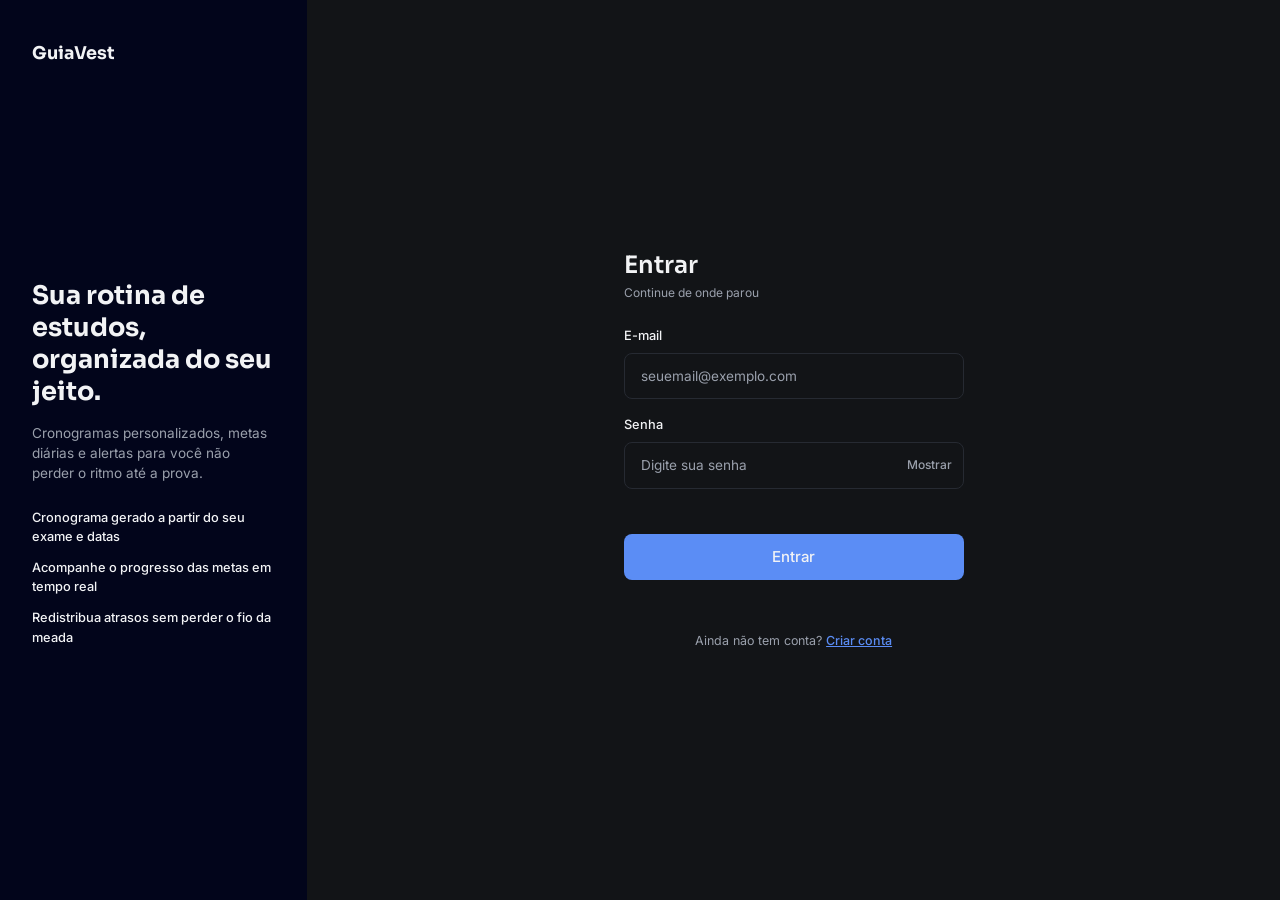
<file: frontend/login.html>
<!DOCTYPE html>
<html lang="pt-BR">
<head>
<meta charset="UTF-8">
<meta name="viewport" content="width=device-width, initial-scale=1">
<title>GuiaVest - Login</title>
<link rel="stylesheet" href="src/css/base.css">
<link rel="stylesheet" href="src/css/acesso.css">
<link rel="stylesheet" href="src/css/login.css">
</head>
<body>
  <main class="janela">
    <aside class="lateral">
      <div class="logo">GuiaVest</div>
      <div>
        <h1>Sua rotina de estudos, organizada do seu jeito.</h1>
        <p>Cronogramas personalizados, metas diárias e alertas para você não perder o ritmo até a prova.</p>
        <ul>
          <li>Cronograma gerado a partir do seu exame e datas</li>
          <li>Acompanhe o progresso das metas em tempo real</li>
          <li>Redistribua atrasos sem perder o fio da meada</li>
        </ul>
      </div>
      <div class="rodape"></div>
    </aside>

    <section class="formulario">
      <div class="caixa">

        <form id="form-login" class="ativo" novalidate>
          <h2>Entrar</h2>
          <p class="sub">Continue de onde parou</p>

          <label for="l-email">E-mail</label>
          <input id="l-email" type="email" placeholder="seuemail@exemplo.com" autocomplete="email" required>

          <label for="l-senha">Senha</label>
          <div class="senha">
            <input id="l-senha" type="password" placeholder="Digite sua senha" autocomplete="current-password" required>
            <button type="button" class="mostrar-senha" aria-label="Mostrar senha">Mostrar</button>
          </div>

          <p class="erro" id="l-erro" role="alert"></p>
          <button class="principal" type="submit">Entrar</button>
          <p class="sucesso" id="l-ok"></p>

          <p class="troca">Ainda não tem conta? <button type="button" data-pagina="pages/cadastro.html">Criar conta</button></p>
        </form>

      </div>
    </section>
  </main>
<script src="src/js/auth.js"></script>
<script src="src/js/navegacao.js"></script>
<script src="src/js/login.js"></script>
</body>
</html>
</file>
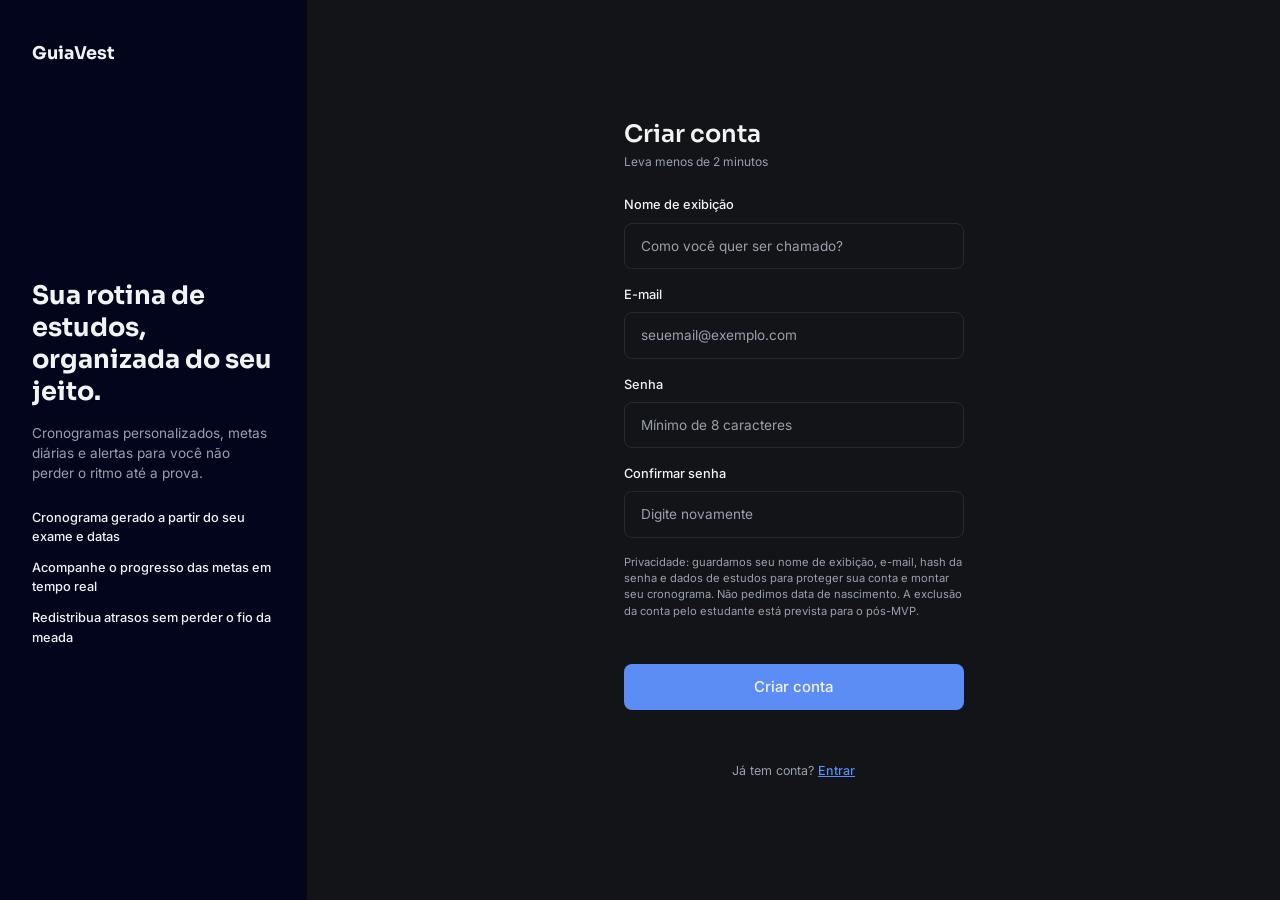
<file: frontend/pages/cadastro.html>
<!DOCTYPE html>
<html lang="pt-BR">
<head>
<meta charset="UTF-8">
<meta name="viewport" content="width=device-width, initial-scale=1">
<title>GuiaVest - Cadastro</title>
<link rel="stylesheet" href="../src/css/base.css">
<link rel="stylesheet" href="../src/css/acesso.css">
</head>
<body>
  <main class="janela">
    <aside class="lateral">
      <div class="logo">GuiaVest</div>
      <div>
        <h1>Sua rotina de estudos, organizada do seu jeito.</h1>
        <p>Cronogramas personalizados, metas diárias e alertas para você não perder o ritmo até a prova.</p>
        <ul>
          <li>Cronograma gerado a partir do seu exame e datas</li>
          <li>Acompanhe o progresso das metas em tempo real</li>
          <li>Redistribua atrasos sem perder o fio da meada</li>
        </ul>
      </div>
      <div class="rodape"></div>
    </aside>

    <section class="formulario">
      <div class="caixa">

        <form id="form-cadastro" class="ativo" novalidate>
          <h2>Criar conta</h2>
          <p class="sub">Leva menos de 2 minutos</p>

          <label for="c-nome">Nome de exibição</label>
          <input id="c-nome" type="text" placeholder="Como você quer ser chamado?" autocomplete="nickname" required>

          <label for="c-email">E-mail</label>
          <input id="c-email" type="email" placeholder="seuemail@exemplo.com" autocomplete="email" required>

          <label for="c-senha">Senha</label>
          <input id="c-senha" type="password" placeholder="Mínimo de 8 caracteres" autocomplete="new-password" required>

          <label for="c-conf">Confirmar senha</label>
          <input id="c-conf" type="password" placeholder="Digite novamente" autocomplete="new-password" required>

          <p class="privacidade">
            Privacidade: guardamos seu nome de exibição, e-mail, hash da senha e dados de estudos
            para proteger sua conta e montar seu cronograma. Não pedimos data de nascimento.
            A exclusão da conta pelo estudante está prevista para o pós-MVP.
          </p>

          <p class="erro" id="c-erro" role="alert"></p>
          <button class="principal" type="submit">Criar conta</button>
          <p class="sucesso" id="c-ok"></p>

          <p class="troca">Já tem conta? <button type="button" data-pagina="../login.html">Entrar</button></p>
        </form>

      </div>
    </section>
  </main>

<script src="../src/js/auth.js"></script>
<script src="../src/js/navegacao.js"></script>
<script src="../src/js/cadastro.js"></script>
</body>
</html>
</file>
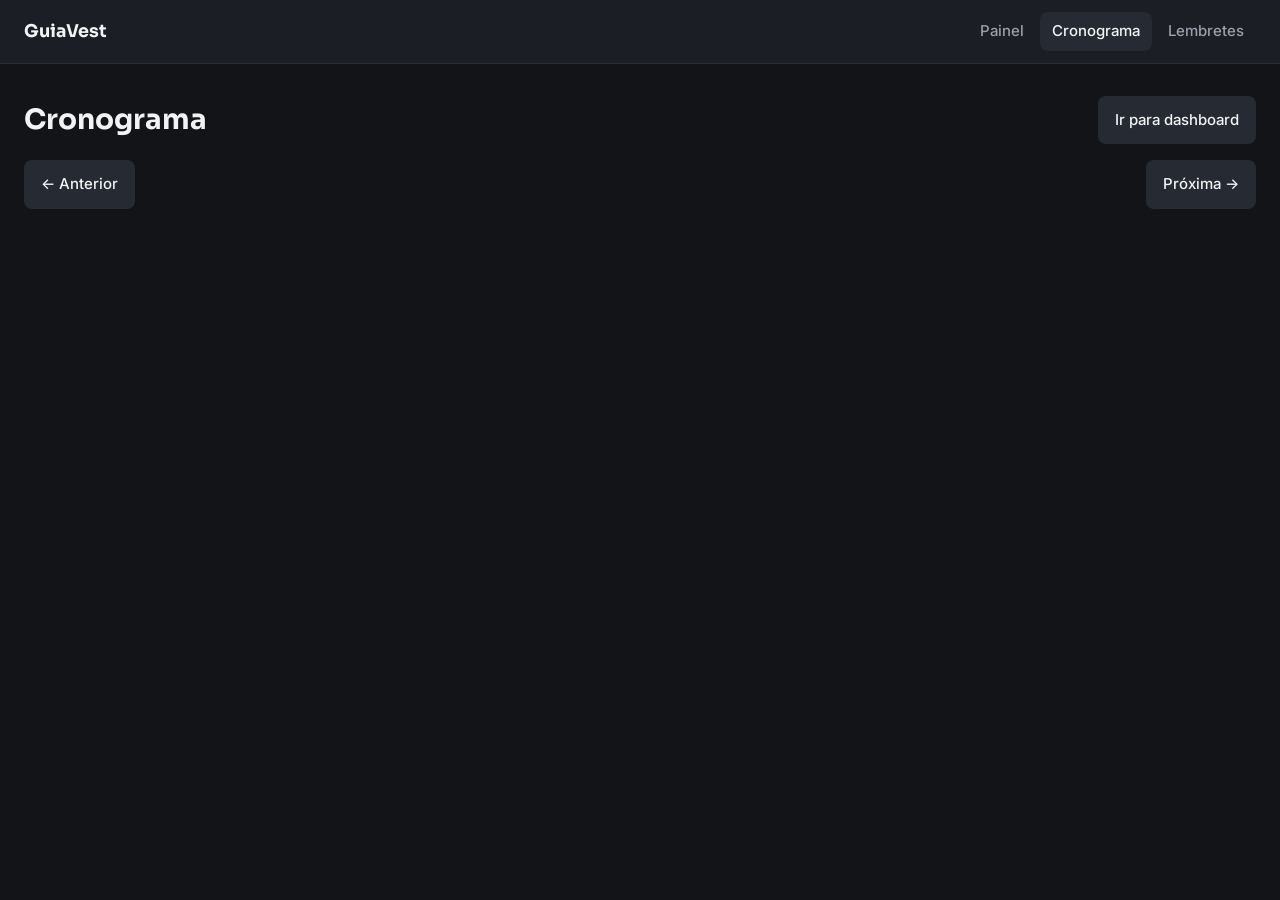
<file: frontend/pages/cronograma.html>
<!--Autor: Felipe Augusto dos Santos Silva RA: 25003353-->
<!DOCTYPE html>
<html lang="pt-BR">
<head>
    <meta charset="UTF-8">
    <meta name="viewport" content="width=device-width, initial-scale=1.0, viewport-fit=cover">
    <title>GuiaVest - Cronograma</title>
    <link rel="stylesheet" href="../src/css/base.css">
    <link rel="stylesheet" href="../src/css/layout.css">
    <link rel="stylesheet" href="../src/css/cronograma.css">
</head>
<body>
    <header class="topo">
        <div class="logo">GuiaVest</div>
        <nav class="menu" aria-label="Navegação principal">
            <button type="button" data-pagina="dashboard.html">Painel</button>
            <button type="button" data-pagina="cronograma.html" aria-current="page">Cronograma</button>
            <button type="button" data-pagina="lembretes.html">Lembretes</button>
        </nav>
    </header>

    <main class="conteudo cronograma">
        <div class="cronograma-cabecalho">
            <h1>Cronograma</h1>
            <button type="button" class="botao" data-pagina="dashboard.html">Ir para dashboard</button>
        </div>
        <section aria-labelledby="cronograma-periodo">
            <div class="cronograma-navegacao">
                <button type="button" class="botao" id="semana-anterior">← Anterior</button>

                <h2 id="cronograma-periodo" aria-live="polite"></h2>
                
                <button type="button" class="botao" id="semana-proxima">Próxima →</button>
            </div>
            <div class="cronograma-retorno">
                <p id="cronograma-mensagem" role="status"></p>

                <button type="button" class="botao" id="gerar-cronograma" hidden>Gerar cronograma</button>

                <button type="button" class="botao" id="recarregar-cronograma" hidden>Tentar novamente</button>
            </div>
            <div class="cronograma-semana" id="cronograma-semana" hidden></div>
        </section>
    </main>

    <script src="../src/js/navegacao.js"></script>
    <script src="../src/js/auth.js"></script>
    <script src="../src/js/lembretes-global.js"></script>
    <script src="../src/js/cronograma.js"></script>
</body>
</html>
</file>
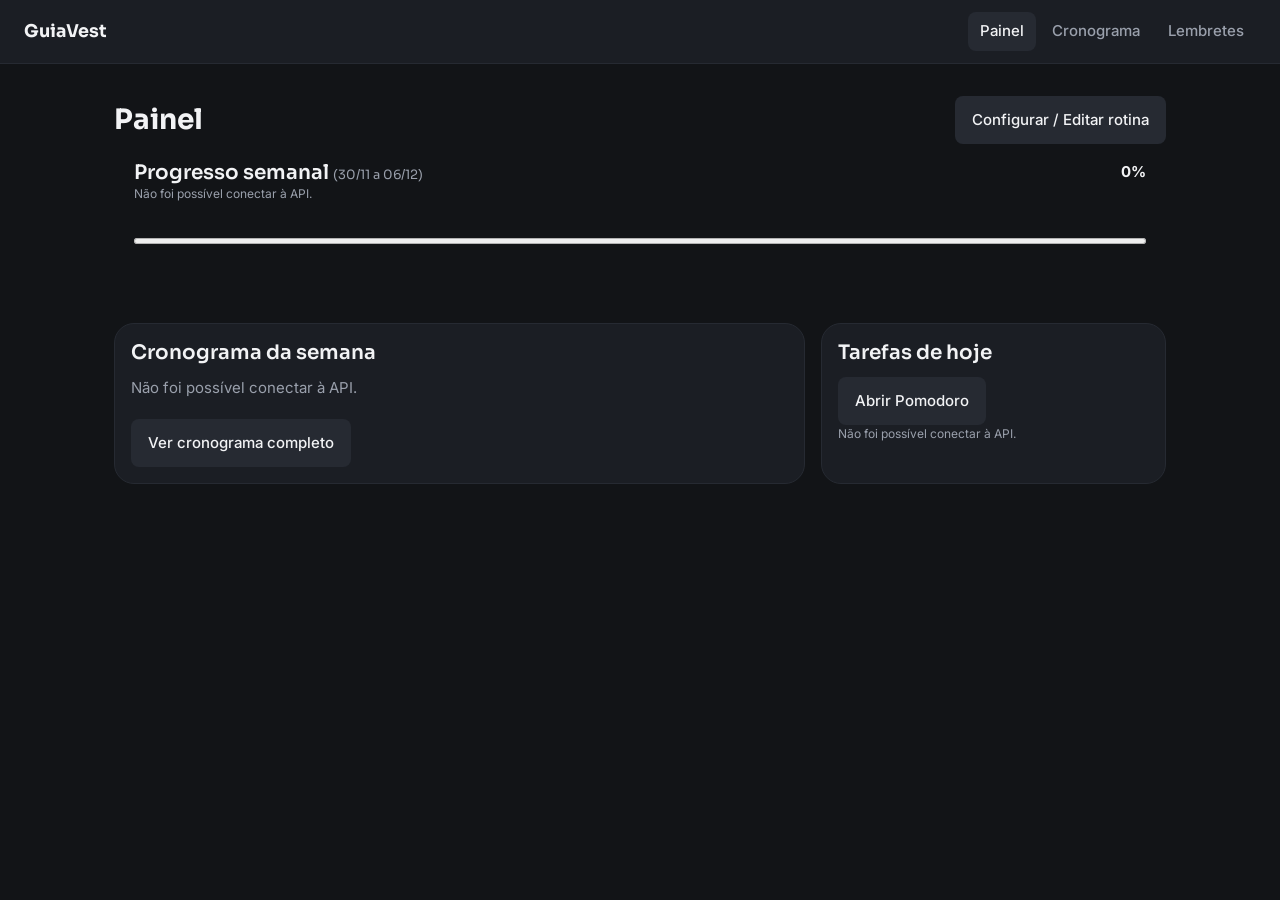
<file: frontend/pages/dashboard.html>
<!DOCTYPE html>
<html lang="pt-BR">
<head>
    <meta charset="UTF-8">
    <meta name="viewport" content="width=device-width, initial-scale=1.0, viewport-fit=cover">
    <title>GuiaVest - Dashboard</title>
    <link rel="stylesheet" href="../src/css/base.css">
    <link rel="stylesheet" href="../src/css/layout.css">
    <link rel="stylesheet" href="../src/css/dashboard.css">
</head>
<body>
    <header class="topo">
        <div class="logo">GuiaVest</div>
        <nav class="menu" aria-label="Navegação principal">
            <button type="button" data-pagina="dashboard.html" aria-current="page">Painel</button>
            <button type="button" data-pagina="cronograma.html">Cronograma</button>
            <button type="button" data-pagina="lembretes.html">Lembretes</button>
        </nav>
    </header>
    <main class="conteudo">
        <div class="painel-cabecalho">
            <h1>Painel</h1>
            <button type="button" class="botao" data-pagina="rotina.html">
                Configurar / Editar rotina
            </button>
        </div>
        <section class="painel-progresso" id="progresso-painel" aria-labelledby="titulo-progresso">
            <div class="painel-progresso-topo">
                <h2 id="titulo-progresso">Progresso semanal <span id="progresso-periodo"></span></h2>
                <span id="progresso-percentual" class="painel-progresso-percentual">0%
                </span>
            </div>
            <p id="progresso-status" class="legenda" role="status"></p>
            <progress id="progresso-barra" class="painel-progresso-barra" value="0" max="100">0%</progress>
            <p id="progresso-tarefas" class="legenda"></p>
            <p id="progresso-horas" class="legenda"></p>
        </section>
        <div class="painel-estudos">
            <section class="painel-semana" aria-labelledby="titulo-semana">
                <h2 id="titulo-semana">Cronograma da semana</h2>
                <p id="semana-status" role="status"></p>

                <div class="painel-semana-rolagem" id="semana-rolagem"
                     role="region" aria-labelledby="titulo-semana"
                     tabindex="0" hidden>
                    <div class="painel-semana-dias" id="semana-dias"></div>
                </div>

                <div id="semana-legenda" hidden>
                    <p class="painel-semana-instrucao">Clique em um bloco para marcar ou desmarcar a conclusão.</p>
                    <ul class="painel-semana-legenda">
                        <li><span class="painel-semana-marca concluido"></span> Concluído</li>
                        <li><span class="painel-semana-marca atrasado"></span> Atrasado</li>
                        <li><span class="painel-semana-marca pendente"></span> Pendente</li>
                    </ul>
                </div>

                <p class="painel-proximo-estudo" id="proximo-estudo" hidden>
                    <strong>Próximo estudo</strong>
                    <span id="proximo-estudo-detalhes"></span>
                </p>

                <button type="button" class="botao" data-pagina="cronograma.html">   
                    Ver cronograma completo
                </button>
            </section>

            <section class="painel-tarefas" aria-labelledby="titulo-tarefas">
                <h2 id="titulo-tarefas">Tarefas de hoje</h2>
                <button type="button" class="botao" data-pagina="pomodoro.html">
                    Abrir Pomodoro
                </button>
                <p id="tarefas-status" class="legenda" role="status"></p>
                <ul id="tarefas-lista" class="painel-tarefas-lista"></ul>
            </section>
        </div>
    </main>

    <script src="../src/js/navegacao.js"></script>
    <script src="../src/js/auth.js"></script>
    <script src="../src/js/dashboard.js"></script>
</body>
</html>
</file>
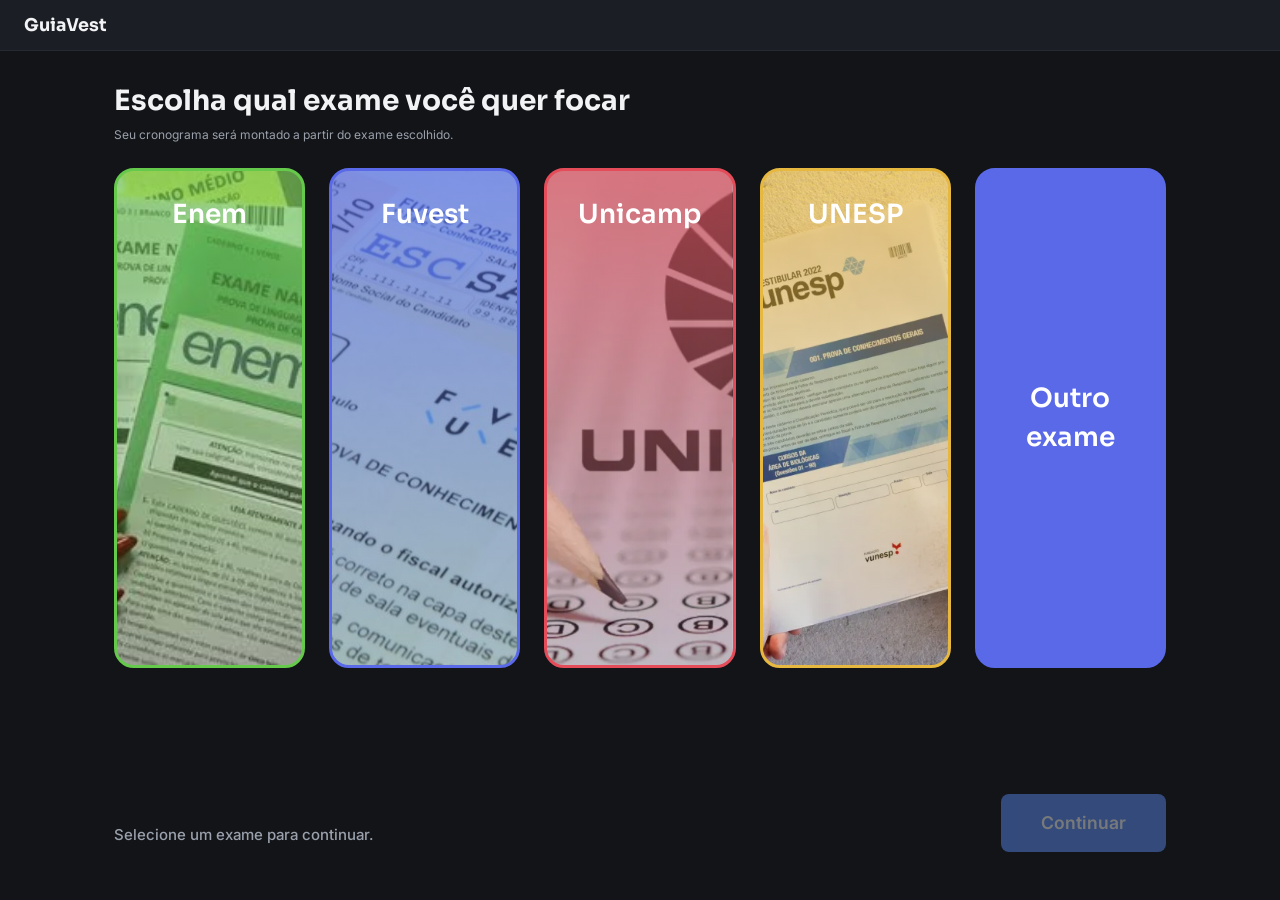
<file: frontend/pages/escolha-exame.html>
<!DOCTYPE html>
<html lang="pt-BR">
<head>
    <meta charset="UTF-8">
    <meta name="viewport" content="width=device-width, initial-scale=1.0, viewport-fit=cover">
    <title>GuiaVest - Escolha de exames</title>
    <link rel="stylesheet" href="../src/css/base.css">
    <link rel="stylesheet" href="../src/css/layout.css">
    <link rel="stylesheet" href="../src/css/escolha-exame.css">
</head>
<body>
    <header class="topo">
        <div class="logo">GuiaVest</div>
    </header>

    <main class="conteudo">
        <h1>Escolha qual exame você quer focar</h1>
        <p class="legenda">Seu cronograma será montado a partir do exame escolhido.</p>
        <div class="grade">
            <button type="button" data-exame="enem" class="button-exam enem" aria-pressed="false">Enem</button>
            <button type="button" data-exame="fuvest" class="button-exam fuvest" aria-pressed="false">Fuvest</button>
            <button type="button" data-exame="unicamp" class="button-exam unicamp" aria-pressed="false">Unicamp</button>
            <button type="button" data-exame="unesp" class="button-exam unesp" aria-pressed="false">UNESP</button>
            <button type="button" data-exame="outros" class="button-exam outros" aria-pressed="false">Outro exame</button>
        </div>

        <div class="acoes-exame">
            <p id="mensagem-selecao" aria-live="polite"></p>
            <button type="button" id="btn-continuar" class="btn-continuar" disabled>Continuar</button>
        </div>
        
    </main>

    <script src="../src/js/auth.js"></script>
    <script src="../src/js/lembretes-global.js"></script>
    <script src="../src/js/escolha-exame.js"></script>
</body>
</html>
</file>
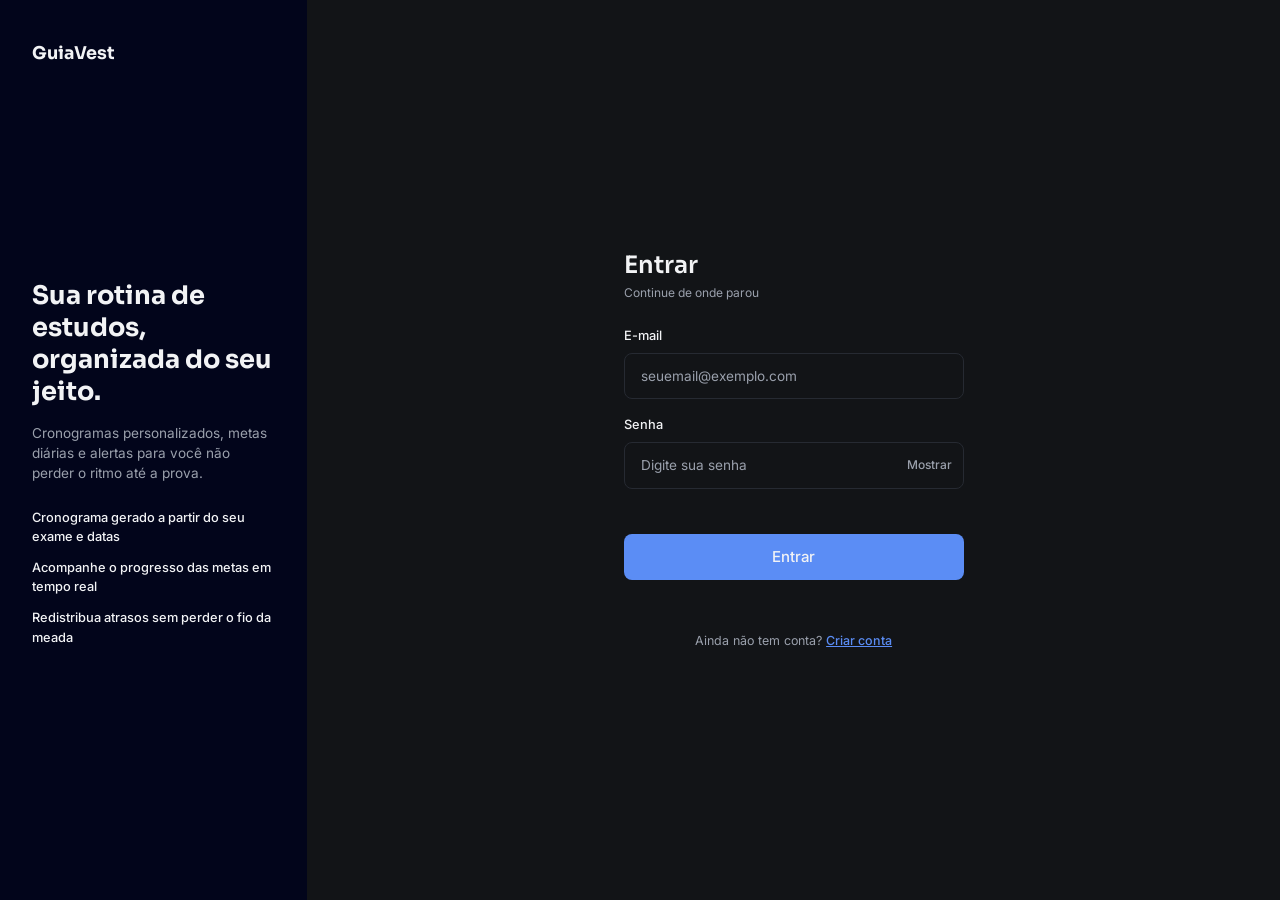
<file: frontend/pages/lembretes.html>
<!DOCTYPE html>
<html lang="pt-BR">
<head>
    <meta charset="UTF-8">
    <meta name="viewport" content="width=device-width, initial-scale=1.0, viewport-fit=cover">
    <title>GuiaVest - Lembretes</title>
    <link rel="stylesheet" href="../src/css/base.css">
    <link rel="stylesheet" href="../src/css/layout.css">
    <link rel="stylesheet" href="../src/css/lembretes.css">
</head>
<body>
    <header class="topo">
        <div class="logo">GuiaVest</div>
        <nav class="menu" aria-label="Navegação principal">
            <button type="button" data-pagina="dashboard.html">Painel</button>
            <button type="button" data-pagina="cronograma.html">Cronograma</button>
            <button type="button" data-pagina="lembretes.html" aria-current="page">Lembretes</button>
        </nav>
    </header>

    <main class="conteudo">
        <h1>Lembretes</h1>
        <section class="lembretes-opcoes" aria-label="Preferências de lembretes">
            <div class="lembrete-opcao">
                <label class="lembrete-opcao-controle" for="lembretes-site-ativo">
                    <input type="checkbox" id="lembretes-site-ativo">
                    <strong>Lembretes do site</strong>
                </label>
                <p>Ative as notificações do navegador para receber avisos na hora dos
                    blocos: manhã às 05:00, tarde às 14:00 e noite às 18:00. O site
                    precisa estar aberto.</p>
                <small id="lembretes-site-status" role="status"></small>
            </div>
            <div class="lembrete-opcao">
                <label class="lembrete-opcao-controle" for="lembretes-email-ativo">
                    <input type="checkbox" id="lembretes-email-ativo">
                    <strong>Lembretes por e-mail</strong>
                </label>
                <p>Ative sua preferência para receber e-mails dos blocos programados.
                    Esta opção pode ser desativada sem alterar os lembretes do site.</p>
                <small id="lembretes-email-status" role="status"></small>
            </div>
        </section>
        <div class="grade">
            <button type="button" class="botao" data-pagina="dashboard.html">Voltar</button>
        </div>
    </main>

    <script src="../src/js/navegacao.js"></script>
    <script src="../src/js/auth.js"></script>
    <script src="../src/js/lembretes.js"></script>
    <script src="../src/js/lembretes-global.js"></script>
</body>
</html>
</file>
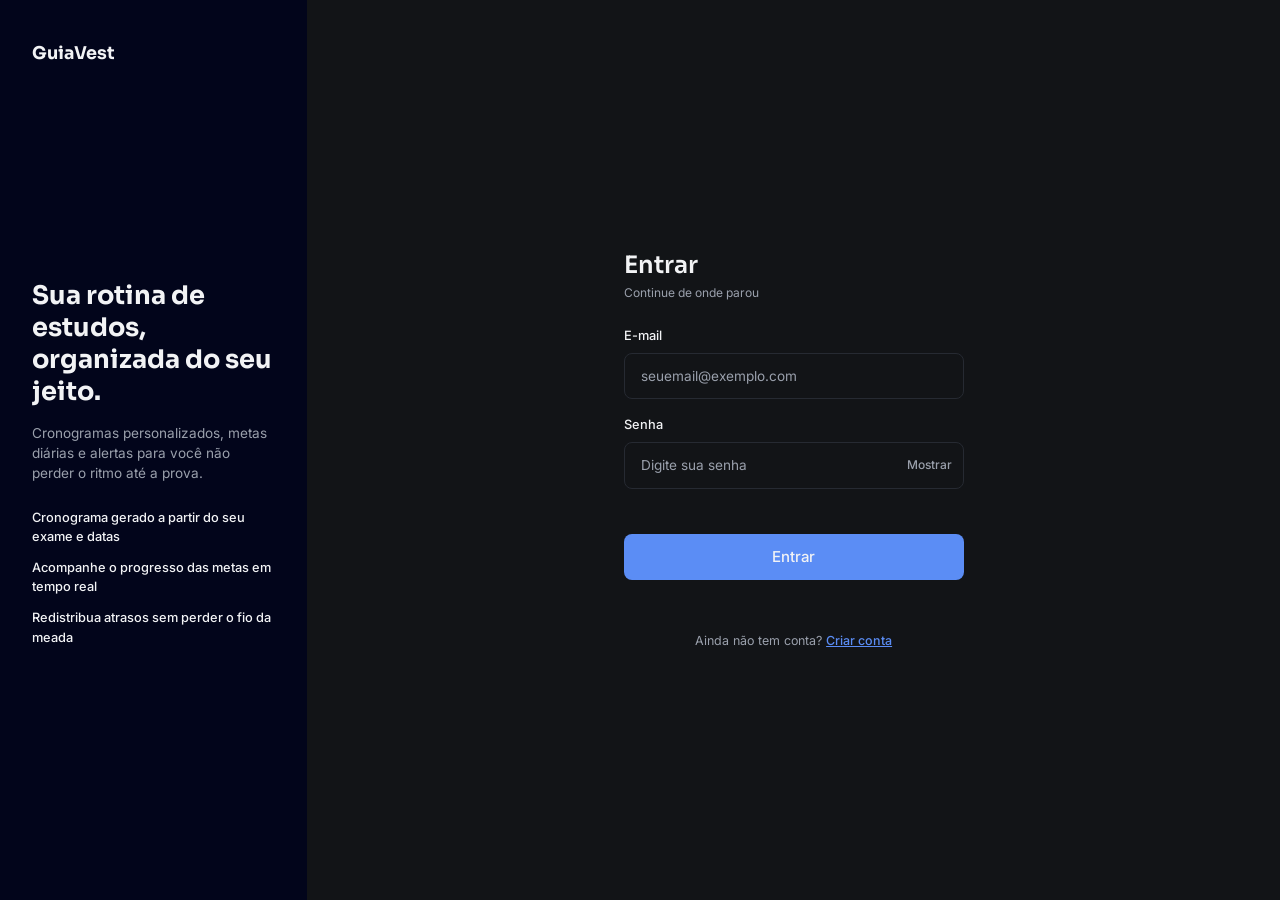
<file: frontend/pages/login.html>
<!DOCTYPE html>
<html lang="pt-BR">
<head>
<meta charset="UTF-8">
<meta name="viewport" content="width=device-width, initial-scale=1">
<title>GuiaVest - Login</title>
<link rel="stylesheet" href="../src/css/base.css">
<link rel="stylesheet" href="../src/css/acesso.css">
<link rel="stylesheet" href="../src/css/login.css">
</head>
<body>
  <main class="janela">
    <aside class="lateral">
      <div class="logo">GuiaVest</div>
      <div>
        <h1>Sua rotina de estudos, organizada do seu jeito.</h1>
        <p>Cronogramas personalizados, metas diárias e alertas para você não perder o ritmo até a prova.</p>
        <ul>
          <li>Cronograma gerado a partir do seu exame e datas</li>
          <li>Acompanhe o progresso das metas em tempo real</li>
          <li>Redistribua atrasos sem perder o fio da meada</li>
        </ul>
      </div>
      <div class="rodape"></div>
    </aside>

    <section class="formulario">
      <div class="caixa">
        <form id="form-login" class="ativo" novalidate>
          <h2>Entrar</h2>
          <p class="sub">Continue de onde parou</p>
          <label for="l-email">E-mail</label>
          <input id="l-email" type="email" placeholder="seuemail@exemplo.com" autocomplete="email" required>
          <label for="l-senha">Senha</label>
          <div class="senha">
            <input id="l-senha" type="password" placeholder="Digite sua senha" autocomplete="current-password" required>
            <button type="button" class="mostrar-senha" aria-label="Mostrar senha">Mostrar</button>
          </div>
          <p class="erro" id="l-erro" role="alert"></p>
          <button class="principal" type="submit">Entrar</button>
          <p class="sucesso" id="l-ok"></p>
          <p class="troca">Ainda não tem conta? <button type="button" data-pagina="cadastro.html">Criar conta</button></p>
        </form>
      </div>
    </section>
  </main>
<script src="../src/js/auth.js"></script>
<script src="../src/js/navegacao.js"></script>
<script src="../src/js/login.js"></script>
</body>
</html>
</file>
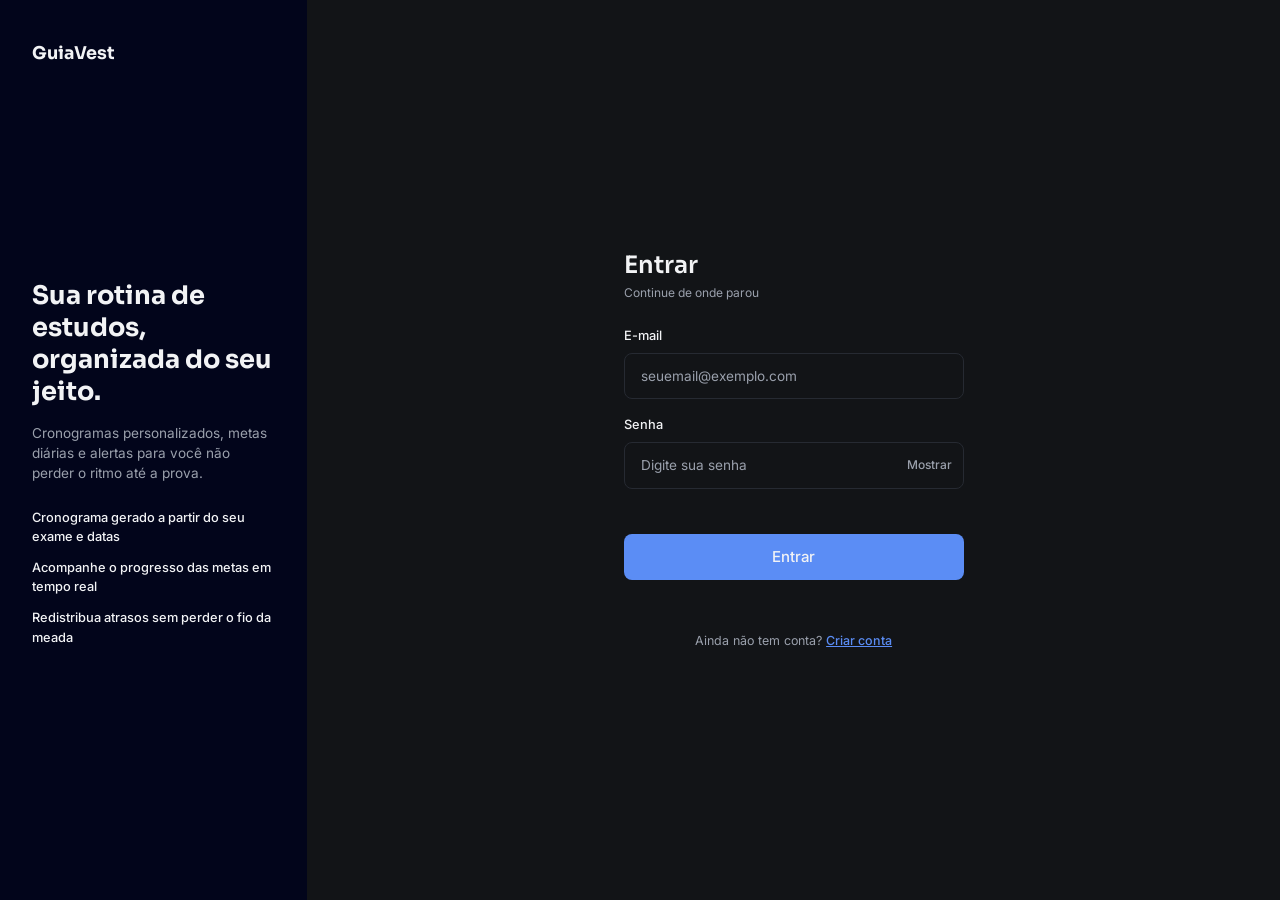
<file: frontend/pages/pomodoro.html>
<!--Autor: Felipe Augusto dos Santos Silva RA: 25003353-->
<!DOCTYPE html>
<html lang="pt-BR">
    <head>
        <meta charset="UTF-8">
        <meta name="viewport" content="width=device-width, initial-scale=1">
        <title>GuiaVest - Pomodoro</title>
        <link rel="stylesheet" href="../src/css/base.css">
        <link rel="stylesheet" href="../src/css/layout.css">
        <link rel="stylesheet" href="../src/css/pomodoro.css">
    </head>
    <body class="pomodoro" data-fase="foco">
        <header class="topo">
            <span class="logo">GuiaVest</span>
            <button type="button" class="botao" data-pagina="dashboard.html">
                Voltar ao painel
            </button>
        </header>

        <main class="conteudo pomodoro-conteudo">
            <section class="pomodoro-cartao" aria-labelledby="pomodoro-titulo">
                <h1 id="pomodoro-titulo" class="pomodoro-titulo">
                    <img src="../assets/imagens/tomate.png" width="36" height="36" alt="">
                    Pomodoro
                </h1>
                <p id="pomodoro-fase" role="status">Foco · rodada 1 de 4</p>
                <p id="pomodoro-tempo" class="pomodoro-tempo" role="timer">25:00</p>

                <div class="pomodoro-tarefa">
                    <label for="pomodoro-tarefa">Tarefa de hoje (opcional)</label>
                    <select id="pomodoro-tarefa">
                        <option value="">Estudo livre</option>
                    </select>
                </div>

                <div class="pomodoro-acoes">
                    <button type="button" class="botao" id="pomodoro-iniciar">Iniciar</button>
                    <button type="button" class="botao" id="pomodoro-reiniciar">Reiniciar etapa</button>
                </div>
                <p id="pomodoro-registro" class="pomodoro-registro" role="status"></p>
                <button type="button" class="botao" id="pomodoro-reenviar" hidden>
                    Tentar salvar novamente
                </button>
            </section>
        </main>
        <script src="../src/js/navegacao.js" defer></script>
        <script src="../src/js/auth.js" defer></script>
        <script src="../src/js/pomodoro.js" defer></script>
    </body>
</html>
</file>
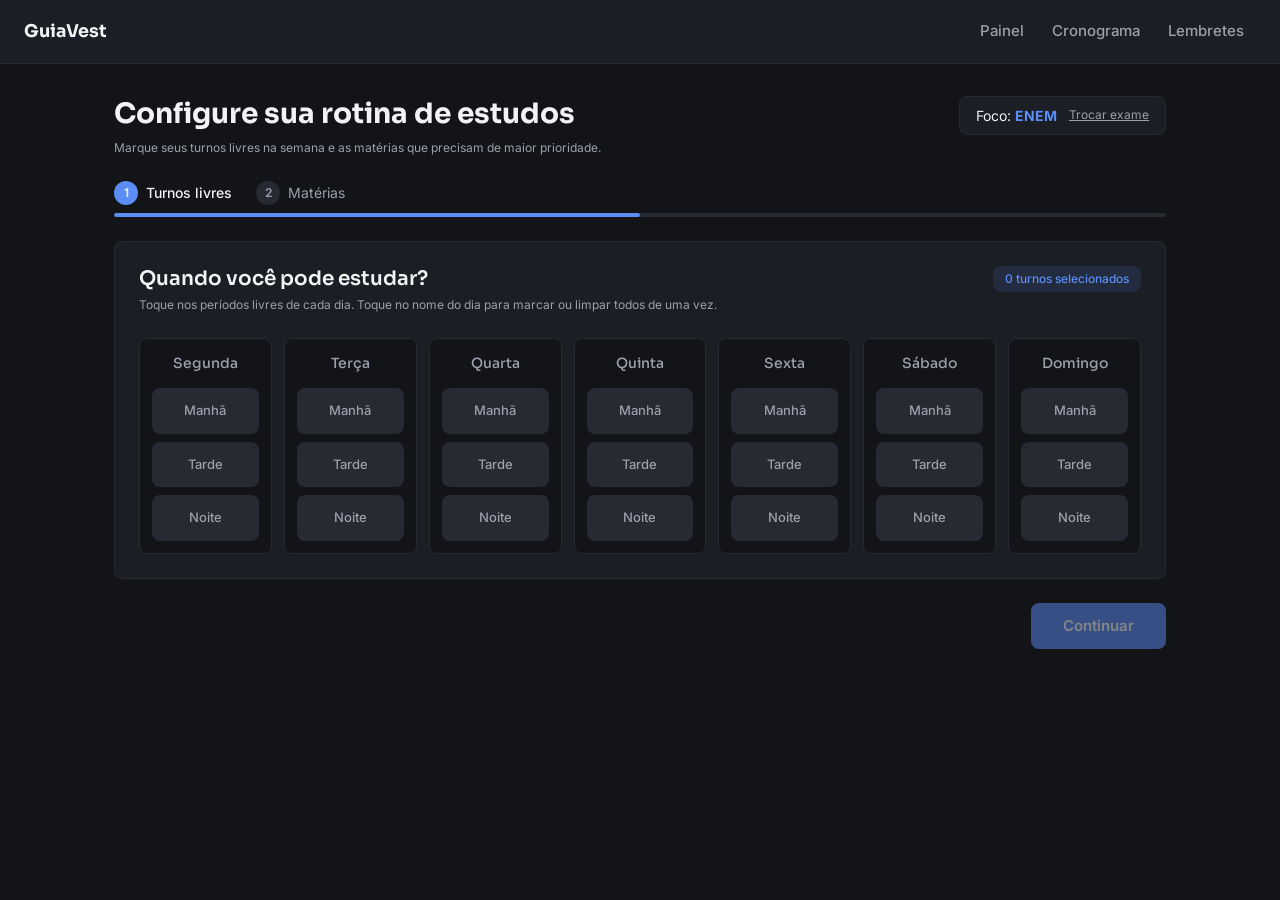
<file: frontend/pages/rotina.html>
<!--Autor: Arthur Berto de Castro RA: 25009917-->
<!DOCTYPE html>
<html lang="pt-BR">
<head>
    <meta charset="UTF-8">
    <meta name="viewport" content="width=device-width, initial-scale=1.0, viewport-fit=cover">
    <title>GuiaVest - Minha Rotina</title>
    <link rel="stylesheet" href="../src/css/base.css">
    <link rel="stylesheet" href="../src/css/layout.css">
    <link rel="stylesheet" href="../src/css/rotina.css">
</head>
<body>
    <header class="topo">
        <div class="logo">GuiaVest</div>
        <nav class="menu" aria-label="Navegação principal">
            <button type="button" data-pagina="dashboard.html">Painel</button>
            <button type="button" data-pagina="cronograma.html">Cronograma</button>
            <button type="button" data-pagina="lembretes.html">Lembretes</button>
        </nav>
    </header>

    <main class="conteudo">
        <div class="cabecalho-rotina">
            <div>
                <h1>Configure sua rotina de estudos</h1>
                <p class="legenda">Marque seus turnos livres na semana e as matérias que precisam de maior prioridade.</p>
            </div>
            <div class="resumo-exame">
                <span>Foco: <strong id="exame-atual">ENEM</strong></span>
                <button type="button" class="link-trocar" data-pagina="escolha-exame.html">Trocar exame</button>
            </div>
        </div>

        <ol class="passos" aria-label="Etapas da rotina">
            <li class="passo ativo" data-passo="1" aria-current="step"><span class="passo-num">1</span>Turnos livres</li>
            <li class="passo" data-passo="2"><span class="passo-num">2</span>Matérias</li>
        </ol>
        <div class="barra-progresso" aria-hidden="true"><div class="barra-progresso-fill" id="barra-progresso"></div></div>

        <form id="form-rotina" novalidate>
            <!-- Etapa 1: Turnos Livres -->
            <section class="secao-rotina etapa" id="etapa-1" data-etapa="1" aria-labelledby="titulo-turnos">
                <div class="secao-topo">
                    <h2 id="titulo-turnos" tabindex="-1">Quando você pode estudar?</h2>
                    <span class="contador" id="contador-turnos">0 turnos selecionados</span>
                </div>
                <p class="legenda">Toque nos períodos livres de cada dia. Toque no nome do dia para marcar ou limpar todos de uma vez.</p>

                <div class="grade-semana" role="group" aria-label="Turnos livres por dia da semana">
                    <div class="dia-card" data-dia="1">
                        <h3><button type="button" class="btn-dia" data-dia="1" aria-label="Marcar ou limpar todos os turnos de Segunda">Segunda</button></h3>
                        <button type="button" class="btn-turno" data-dia="1" data-turno="MANHA" aria-pressed="false">Manhã</button>
                        <button type="button" class="btn-turno" data-dia="1" data-turno="TARDE" aria-pressed="false">Tarde</button>
                        <button type="button" class="btn-turno" data-dia="1" data-turno="NOITE" aria-pressed="false">Noite</button>
                    </div>
                    <div class="dia-card" data-dia="2">
                        <h3><button type="button" class="btn-dia" data-dia="2" aria-label="Marcar ou limpar todos os turnos de Terça">Terça</button></h3>
                        <button type="button" class="btn-turno" data-dia="2" data-turno="MANHA" aria-pressed="false">Manhã</button>
                        <button type="button" class="btn-turno" data-dia="2" data-turno="TARDE" aria-pressed="false">Tarde</button>
                        <button type="button" class="btn-turno" data-dia="2" data-turno="NOITE" aria-pressed="false">Noite</button>
                    </div>
                    <div class="dia-card" data-dia="3">
                        <h3><button type="button" class="btn-dia" data-dia="3" aria-label="Marcar ou limpar todos os turnos de Quarta">Quarta</button></h3>
                        <button type="button" class="btn-turno" data-dia="3" data-turno="MANHA" aria-pressed="false">Manhã</button>
                        <button type="button" class="btn-turno" data-dia="3" data-turno="TARDE" aria-pressed="false">Tarde</button>
                        <button type="button" class="btn-turno" data-dia="3" data-turno="NOITE" aria-pressed="false">Noite</button>
                    </div>
                    <div class="dia-card" data-dia="4">
                        <h3><button type="button" class="btn-dia" data-dia="4" aria-label="Marcar ou limpar todos os turnos de Quinta">Quinta</button></h3>
                        <button type="button" class="btn-turno" data-dia="4" data-turno="MANHA" aria-pressed="false">Manhã</button>
                        <button type="button" class="btn-turno" data-dia="4" data-turno="TARDE" aria-pressed="false">Tarde</button>
                        <button type="button" class="btn-turno" data-dia="4" data-turno="NOITE" aria-pressed="false">Noite</button>
                    </div>
                    <div class="dia-card" data-dia="5">
                        <h3><button type="button" class="btn-dia" data-dia="5" aria-label="Marcar ou limpar todos os turnos de Sexta">Sexta</button></h3>
                        <button type="button" class="btn-turno" data-dia="5" data-turno="MANHA" aria-pressed="false">Manhã</button>
                        <button type="button" class="btn-turno" data-dia="5" data-turno="TARDE" aria-pressed="false">Tarde</button>
                        <button type="button" class="btn-turno" data-dia="5" data-turno="NOITE" aria-pressed="false">Noite</button>
                    </div>
                    <div class="dia-card" data-dia="6">
                        <h3><button type="button" class="btn-dia" data-dia="6" aria-label="Marcar ou limpar todos os turnos de Sábado">Sábado</button></h3>
                        <button type="button" class="btn-turno" data-dia="6" data-turno="MANHA" aria-pressed="false">Manhã</button>
                        <button type="button" class="btn-turno" data-dia="6" data-turno="TARDE" aria-pressed="false">Tarde</button>
                        <button type="button" class="btn-turno" data-dia="6" data-turno="NOITE" aria-pressed="false">Noite</button>
                    </div>
                    <div class="dia-card" data-dia="7">
                        <h3><button type="button" class="btn-dia" data-dia="7" aria-label="Marcar ou limpar todos os turnos de Domingo">Domingo</button></h3>
                        <button type="button" class="btn-turno" data-dia="7" data-turno="MANHA" aria-pressed="false">Manhã</button>
                        <button type="button" class="btn-turno" data-dia="7" data-turno="TARDE" aria-pressed="false">Tarde</button>
                        <button type="button" class="btn-turno" data-dia="7" data-turno="NOITE" aria-pressed="false">Noite</button>
                    </div>
                </div>
            </section>

            <!-- Etapa 2: Matérias Prioritárias -->
            <section class="secao-rotina etapa" id="etapa-2" data-etapa="2" aria-labelledby="titulo-materias" hidden>
                <div class="secao-topo">
                    <h2 id="titulo-materias" tabindex="-1">O que merece mais atenção?</h2>
                    <span class="contador" id="contador-materias">0 matérias selecionadas</span>
                </div>
                <p class="legenda">Escolha as matérias na ordem de importância: a 1ª que você tocar terá maior prioridade no cronograma.</p>

                <div id="lista-materias" class="grade-materias" role="group" aria-label="Matérias do vestibular"></div>
            </section>

            <!-- Feedback e Ações -->
            <div class="rodape-rotina">
                <div class="mensagens-rotina">
                    <p id="rotina-erro" class="msg-erro" role="alert"></p>
                    <p id="rotina-sucesso" class="msg-sucesso" aria-live="polite"></p>
                </div>
                <div class="acoes-rotina">
                    <button type="button" id="btn-voltar" class="btn-secundario" hidden>Voltar</button>
                    <button type="button" id="btn-continuar" class="btn-salvar" disabled>Continuar</button>
                    <button type="submit" id="btn-salvar-rotina" class="btn-salvar" hidden disabled>Salvar rotina</button>
                </div>
            </div>
        </form>
    </main>

    <script src="../src/js/auth.js"></script>
    <script src="../src/js/navegacao.js"></script>
    <script src="../src/js/rotina.js"></script>
</body>
</html>
</file>
<file: frontend/src/css/base.css>
@import url("https://fonts.googleapis.com/css2?family=Inter:wght@400;500&family=Sora:wght@500;600;700&display=swap");

/* Paleta e tipografia do Figma do projeto */
:root {
  --azul-primario: #5b8df5;
  --azul-secundario: #eaf1fe;
  --vermelho-escuro: #950606;
  --sucesso: #22a06b;
  --alerta: #f5a623;
  --premium: #7c6ff0;

  --fundo: #121417;
  --subfundo: #262a32;
  --card: #1b1e24;
  --texto: #f2f3f5;
  --texto-suave: #9aa0ac;
  --fundo-secundario: #02051b;

  --fonte-titulo: "Sora", system-ui, sans-serif;
  --fonte-corpo: "Inter", system-ui, sans-serif;

  /* Espaçamentos em múltiplos de 4px */
  --espaco-1: 0.25rem; /* 4px */
  --espaco-2: 0.5rem;  /* 8px */
  --espaco-3: 0.75rem; /* 12px */
  --espaco-4: 1rem;    /* 16px */
  --espaco-5: 1.5rem;  /* 24px */
  --espaco-6: 2rem;    /* 32px */
  --espaco-7: 2.5rem;  /* 40px */
  --espaco-8: 3rem;    /* 48px */

  --raio: 8px;
  --raio-grande: 20px;
}

* { box-sizing: border-box; margin: 0; padding: 0; }

body {
  min-height: 100vh;
  min-height: 100dvh; /* desconta as barras do navegador no celular */
  background: var(--fundo);
  color: var(--texto);
  font-family: var(--fonte-corpo);
  font-size: 0.9375rem; /* 15px */
  line-height: 1.5;
}

h1, h2, h3 { font-family: var(--fonte-titulo); line-height: 1.25; }
h1 { font-size: clamp(1.5rem, 1.2rem + 1.5vw, 1.75rem); font-weight: 700; }  /* 24px no celular até 28px */
h2 { font-size: 1.25rem; font-weight: 600; }  /* 20px */
h3 { font-size: 1rem; font-weight: 500; }     /* 16px */

label { font-size: 0.8125rem; font-weight: 500; } /* 13px */

small, .legenda { font-size: 0.75rem; color: var(--texto-suave); } /* 12px */

button, input, select, textarea { font: inherit; }
button { cursor: pointer; }

img, svg, video { display: block; max-width: 100%; height: auto; }

a { color: var(--azul-primario); }
</file>
<file: frontend/src/css/acesso.css>
/* A janela ocupa a tela inteira: painel estreito da marca à esquerda, formulário em destaque */
.janela {
  min-height: 100vh;
  min-height: 100dvh;
  display: grid;
  grid-template-columns: clamp(260px, 24vw, 360px) 1fr;
  background: var(--fundo);
}

/* Lado esquerdo */
.lateral {
  background: var(--fundo-secundario);
  padding: var(--espaco-7) var(--espaco-6);
  display: flex;
  flex-direction: column;
  justify-content: space-between;
}
.logo { font-family: var(--fonte-titulo); font-weight: 700; font-size: 1.1rem; }
.lateral h1 { font-size: 1.6rem; line-height: 1.25; margin-bottom: var(--espaco-4); }
.lateral p { font-size: .85rem; line-height: 1.5; color: var(--texto-suave); margin-bottom: var(--espaco-5); }
.lateral ul { list-style: none; display: grid; gap: var(--espaco-3); font-size: .8rem; font-weight: 500; }
.lateral .rodape { height: 1px; }

/* Lado direito */
.formulario {
  display: grid;
  place-items: center;
  padding: var(--espaco-7) var(--espaco-6);
}
.caixa { width: 100%; max-width: 340px; }
.caixa h2 { font-size: 1.5rem; margin-bottom: var(--espaco-1); }
.caixa .sub { font-size: .75rem; color: var(--texto-suave); margin-bottom: var(--espaco-5); }
.privacidade { margin-top: var(--espaco-4); font-size: .7rem; line-height: 1.45; color: var(--texto-suave); }

form { display: none; }
form.ativo { display: block; }

label { display: block; font-size: .8rem; font-weight: 500; margin: var(--espaco-4) 0 var(--espaco-2); }
input {
  width: 100%;
  padding: var(--espaco-3) var(--espaco-4);
  background: var(--fundo);
  border: 1px solid var(--subfundo);
  border-radius: var(--raio);
  color: var(--texto);
  font: inherit;
  font-size: .85rem;
}
input::placeholder { color: var(--texto-suave); }
input:focus-visible { outline: 2px solid var(--azul-primario); outline-offset: 1px; border-color: transparent; }
input[aria-invalid="true"] { border-color: var(--vermelho-escuro); }
.erro { font-size: .75rem; min-height: 1.1em; margin-top: var(--espaco-2); }
.erro:not(:empty) { padding: var(--espaco-2) var(--espaco-3); border-radius: var(--raio); background: var(--vermelho-escuro); color: var(--texto); }

button.principal {
  width: 100%;
  margin-top: var(--espaco-5);
  padding: var(--espaco-3);
  background: var(--azul-primario);
  color: var(--texto);
  border: 0;
  border-radius: var(--raio);
  font: inherit;
  font-weight: 500;
  cursor: pointer;
  transition: background .15s;
}
button.principal:hover { filter: brightness(1.1); }
button.principal:focus-visible { outline: 2px solid var(--texto); outline-offset: 2px; }

.troca { text-align: center; margin-top: var(--espaco-5); font-size: .78rem; color: var(--texto-suave); }
.troca button, .troca a {
  background: none; border: 0; font: inherit; font-weight: 500;
  color: var(--azul-primario); cursor: pointer; text-decoration: underline;
}
.sucesso { margin-top: var(--espaco-3); font-size: .8rem; color: var(--sucesso); min-height: 1.2em; text-align: center; }

@media (max-width: 760px) {
  .janela { grid-template-columns: 1fr; grid-template-rows: auto 1fr; }
  .formulario { padding: var(--espaco-6) var(--espaco-5); place-items: start center; }
  input { font-size: 1rem; } /* abaixo de 16px o iPhone dá zoom ao focar o campo */
  .lateral { padding: var(--espaco-6) var(--espaco-5); gap: var(--espaco-6); }
  .lateral ul, .lateral p { display: none; }
  .lateral h1 { margin: 0; font-size: 1.2rem; }
}

@media (max-width: 480px) {
  .lateral { padding: var(--espaco-5) var(--espaco-4); gap: var(--espaco-4); }
  .formulario { padding: var(--espaco-5) var(--espaco-4); }
}
</file>
<file: frontend/src/css/login.css>
/* Layout e formulário vêm do acesso.css; aqui só o que é exclusivo do login */
.senha { position: relative; }
.senha input { padding-right: 78px; }
.mostrar-senha {
  position: absolute; top: 50%; right: var(--espaco-3); transform: translateY(-50%);
  background: none; border: 0; font: inherit; font-size: .75rem; font-weight: 500;
  color: var(--texto-suave); cursor: pointer;
}
.mostrar-senha:hover { color: var(--texto); }
</file>
<file: frontend/src/css/layout.css>
/* Estrutura comum das páginas internas: topo, menu e área de conteúdo */
.topo {
  position: sticky; top: 0; z-index: 10;
  display: flex; align-items: center; justify-content: space-between; gap: var(--espaco-4);
  padding: var(--espaco-3) var(--espaco-5);
  background: var(--card);
  border-bottom: 1px solid var(--subfundo);
}
.logo { font-family: var(--fonte-titulo); font-weight: 700; font-size: 1.1rem; }

.menu { display: flex; gap: var(--espaco-1); }
.menu button {
  padding: var(--espaco-2) var(--espaco-3);
  background: none; border: 0; border-radius: var(--raio);
  color: var(--texto-suave); font-weight: 500;
}
.menu button:hover, .menu button[aria-current="page"] { color: var(--texto); background: var(--subfundo); }

.conteudo {
  width: 100%; max-width: 1100px; margin: 0 auto;
  padding: var(--espaco-6) var(--espaco-5);
}
.conteudo h1 { margin-bottom: var(--espaco-5); }
.conteudo h1:has(+ .legenda) { margin-bottom: var(--espaco-2); }
.conteudo .legenda { display: block; margin-bottom: var(--espaco-5); }

/* Cards e botões se reorganizam sozinhos conforme a largura */
.grade {
  display: grid; gap: var(--espaco-4);
  grid-template-columns: repeat(auto-fill, minmax(min(220px, 100%), 1fr));
}

.botao {
  padding: var(--espaco-3) var(--espaco-4);
  background: var(--subfundo); color: var(--texto);
  border: 1px solid transparent; border-radius: var(--raio);
  font-weight: 500; text-align: left;
}
.botao:hover { border-color: var(--azul-primario); }

.menu button:focus-visible, .botao:focus-visible { outline: 2px solid var(--azul-primario); outline-offset: 2px; }

@media (max-width: 760px) {
  .topo { padding: var(--espaco-3) var(--espaco-4); }
  .conteudo { padding: var(--espaco-5) var(--espaco-4); }

  /* No celular o menu vira uma barra fixa no rodapé */
  .menu {
    position: fixed; left: 0; right: 0; bottom: 0;
    padding: var(--espaco-2);
    padding-bottom: calc(var(--espaco-2) + env(safe-area-inset-bottom));
    background: var(--card); border-top: 1px solid var(--subfundo);
  }
  .menu button { flex: 1; padding: var(--espaco-2) var(--espaco-1); font-size: .8125rem; text-align: center; }
  body:has(.menu) .conteudo { padding-bottom: calc(var(--espaco-8) + var(--espaco-7)); }
}
</file>
<file: frontend/src/css/cronograma.css>
/*Autor: Felipe Augusto dos Santos Silva RA: 25003353*/
.conteudo.cronograma {
    max-width: 1440px;
}

.cronograma-cabecalho,
.cronograma-navegacao,
.cronograma-retorno {
    display: flex;
    align-items: center;
    gap: var(--espaco-3);
    flex-wrap: wrap;
}

.cronograma-cabecalho,
.cronograma-navegacao {
    justify-content: space-between;
    margin-bottom: var(--espaco-4);
}

.conteudo.cronograma h1 {
    margin: 0;
}

.cronograma-navegacao h2 {
    flex: 1;
    text-align: center;
    font-size: 1rem;
}

.cronograma-retorno:not(:has(> p:empty)) {
    margin-bottom: var(--espaco-4);
}

.cronograma [hidden],
.cronograma-retorno p:empty {
    display: none;
}

.cronograma-semana {
    display: grid;
    grid-template-columns: repeat(7, minmax(0,1fr));
    gap: var(--espaco-2);
}

.cronograma-dia {
    padding: var(--espaco-2);
    background-color: var(--card);
    border: 1px solid var(--subfundo);
    border-radius: var(--raio);
    overflow-wrap: anywhere;
}

.cronograma-dia[aria-current="date"] {
    border-color: var(--azul-primario);
}

.cronograma-dia:has(time[aria-current="date"]) {
    border-color: var(--azul-primario);
}

.cronograma-dia h3 {
    padding-bottom: var(--espaco-2);
}

.cronograma-turno {
    min-height: 6rem;
    padding: var(--espaco-2) 0;
    border-top: 1px solid var(--subfundo);
}

.cronograma-turno h4 {
    margin-bottom: var(--espaco-1);
    color: var(--texto-suave);
    font-size: 0.8rem;
}

.cronograma-blocos {
    display: grid;
    gap: var(--espaco-1);
    list-style: none;
}

.cronograma-bloco {
    display: grid;
    gap: var(--espaco-1);
    padding: var(--espaco-2);
    background-color: var(--subfundo);
    border-inline-start: 3px solid var(--azul-secundario);
    border-radius: var(--raio);
}

.cronograma-bloco-arrastavel {
    cursor: grab;
}

.cronograma-bloco.arrastando {
    opacity: 0.55;
}

.cronograma-turno.drag-sobre {
    background: var(--subfundo);
    outline: 2px dashed var(--azul-primario);
}

.cronograma-bloco-acoes {
    display: flex;
    justify-content: flex-end;
}

.cronograma-bloco-editar {
    border: 0;
    background: transparent;
    color: var(--azul-primario);
    cursor: pointer;
    font-size: 0.82rem;
    padding: var(--espaco-1);
}

.cronograma-edicao {
    width: min(520px, calc(100vw - 2rem));
    border: 1px solid var(--subfundo);
    border-radius: var(--raio);
    color: var(--texto);
    background: var(--card);
}

.cronograma-edicao::backdrop {
    background: rgba(0, 0, 0, 0.55);
}

.cronograma-edicao form {
    display: grid;
    gap: var(--espaco-3);
}

.cronograma-edicao label {
    display: grid;
    gap: var(--espaco-1);
}

.cronograma-edicao input,
.cronograma-edicao select,
.cronograma-edicao textarea {
    width: 100%;
    box-sizing: border-box;
}

.cronograma-edicao-status {
    display: flex !important;
    align-items: center;
}

.cronograma-edicao-status input {
    width: auto;
}

.cronograma-edicao-acoes {
    display: flex;
    justify-content: flex-end;
    gap: var(--espaco-2);
}

.cronograma-bloco.concluido {
    border-inline-start-color: var(--sucesso);
}

.cronograma-bloco.atrasado {
    border-inline-start-color: var(--alerta);
}

.cronograma-bloco-rotulo {
    display: flex;
    align-items: flex-start;
    gap: var(--espaco-2);
    min-height: 44px;
    cursor: pointer;
}

.cronograma-bloco-checkbox {
    flex: none;
    width: 1rem;
    height: 1rem;
    margin-top: var(--espaco-1);
    accent-color: var(--sucesso);
}

.cronograma-bloco-checkbox:focus-visible {
    outline: 2px solid var(--azul-primario);
    outline-offset: 2px;
}

.cronograma-bloco-detalhes {
    display: grid;
    gap: var(--espaco-1);
    min-width: 0;
}

.cronograma-bloco-rotulo:has(.cronograma-bloco-checkbox:disabled) {
    cursor: wait;
}

@media (width > 600px) {
    .cronograma-dia {
        display: grid;
        grid-row: span 4;
        grid-template-rows: subgrid;
        row-gap: 0;
    }
}

@media (max-width: 950px) {
    .cronograma-semana {
        grid-template-columns: repeat(2, minmax(0, 1fr));
    }
}

@media (max-width: 600px) {
    .cronograma-semana {
        grid-template-columns: 1fr;
    }

    .cronograma-navegacao {
        justify-content: space-between;
    }

    .cronograma-navegacao h2 {
        flex-basis: 100%;
        order: -1;
        text-align: left;
    }

    .cronograma-turno {
        min-height: 0;
    }
}

@media (max-height: 600px) {
    body:has(.cronograma) > .topo {
        position: static;
    }

    .conteudo.cronograma {
        padding-top: var(--espaco-3);
    }

    .cronograma-cabecalho,
    .cronograma-navegacao {
        margin-bottom: var(--espaco-2);
    }

    .cronograma-turno {
        min-height: 0;
    }
}
</file>
<file: frontend/src/css/dashboard.css>
/*Autor: Felipe Augusto dos Santos Silva RA: 25003353*/

.painel-cabecalho {
    display: flex;
    align-items: center;
    justify-content: space-between;
    flex-wrap: wrap;
    gap: var(--espaco-3);
}

.conteudo .painel-cabecalho h1 {
    margin-bottom: 0;
}

.painel-progresso {
    margin-bottom: 1.5rem;
    padding: 1rem 1.25rem;
    border-radius: 8px;
}

.painel-progresso-topo {
    display: flex;
    align-items: center;
    justify-content: space-between;
    gap: 1rem;
}

.painel-progresso-percentual {
    font-weight: 700;
}

#progresso-periodo {
    color: var(--texto-suave);
    font-size: 0.8rem;
    font-weight: 400;
    white-space: nowrap;
}

.painel-progresso-barra {
    width: 100%;
    height: 0.75rem;
    margin: 0.5rem 0;
}

.painel-estudos {
    display: grid;
    grid-template-columns: minmax(0, 2fr) minmax(0, 1fr);
    gap: var(--espaco-4);
    margin-top: var(--espaco-5);
}

.painel-semana,
.painel-tarefas {
    min-width: 0;
    padding: var(--espaco-4);
    background: var(--card);
    border: 1px solid var(--subfundo);
    border-radius: var(--raio-grande);
}

.painel-semana {
    display: flex;
    flex-direction: column;
}

.painel-semana > .botao {
    align-self: flex-start;
    margin-top:auto;
}

.painel-semana h2 {
    margin-bottom: var(--espaco-3);
}

#semana-status {
    margin-bottom: var(--espaco-3);
    color: var(--texto-suave);
}

#semana-status:empty,
.painel-semana [hidden] {
    display: none;
}

.painel-semana-rolagem {
    overflow-x: auto;
    margin-bottom: var(--espaco-3);
}

.painel-semana-dias {
    display: grid;
    grid-template-columns: repeat(7, minmax(4.5rem, 1fr));
    grid-template-rows: auto repeat(var(--linhas-semana, 1), 1fr);
    gap: var(--espaco-2);
}

.painel-semana-dia {
    display: grid;
    grid-row: 1 / -1;
    grid-template-rows: subgrid;
    min-width: 0;
}

.painel-semana-dia h3 {
    margin-bottom: var(--espaco-2);
    color: var(--texto-suave);
    font-size: 0.8rem;
    text-align: center;
}

.painel-semana-dia time[aria-current="date"] {
    color: var(--azul-primario);
}

.painel-semana-dia ul {
    display: grid;
    grid-row: 2 / -1;
    grid-template-rows: subgrid;
    list-style: none;
}

.painel-semana-bloco,
.painel-semana-marca {
    --cor-estado: var(--azul-secundario);
}

.painel-semana-bloco.concluido,
.painel-semana-marca.concluido {
    --cor-estado: var(--sucesso);
}

.painel-semana-bloco.atrasado,
.painel-semana-marca.atrasado {
    --cor-estado: var(--alerta);
}

.painel-semana-bloco {
    position: relative;
    display: grid;
    align-content: center;
    min-block-size: calc(2.5em + var(--espaco-1) + var(--espaco-1));
    padding: var(--espaco-1) var(--espaco-2);
    border-inline-start: 3px solid var(--cor-estado);
    border-radius: var(--raio);
    background: var(--subfundo);
    background: color-mix(in srgb, var(--cor-estado) 18%, var(--subfundo));
    color: var(--texto);
    font-size: 0.75rem;
    line-height: 1.25;
    overflow-wrap: anywhere;
}

.painel-semana-bloco > label > input[type="checkbox"] {
    position: absolute;
    inset: 0;
    width: 100%;
    height: 100%;
    margin: 0;
    opacity: 0;
    cursor: pointer;
}

.painel-semana-bloco > label > input:disabled {
    cursor: wait;
}

.painel-semana-bloco:has(> label > input:focus-visible) {
    outline: 2px solid var(--azul-primario);
    outline-offset: -2px;
}

.painel-semana-instrucao {
    margin-bottom: var(--espaco-2);
    color: var(--texto-suave);
    font-size: 0.75rem;
}

.painel-semana-legenda {
    display: flex;
    flex-wrap: wrap;
    gap: var(--espaco-3);
    margin-bottom: var(--espaco-3);
    color: var(--texto-suave);
    font-size: 0.75rem;
    list-style: none;
}

.painel-proximo-estudo {
    display: grid;
    gap: var(--espaco-1);
    margin-bottom: var(--espaco-3);
    padding: var(--espaco-2) var(--espaco-3);
    background: var(--subfundo);
    border-radius: var(--raio);
    color: var(--texto-suave);
    font-size: 0.8rem;
}

.painel-proximo-estudo strong {
    color: var(--texto);
}

.painel-semana-marca {
    display: inline-block;
    width: 0.65rem;
    height: 0.65rem;
    border-radius: 50%;
    background: var(--azul-secundario);
    background: var(--cor-estado);

}

.painel-semana-detalhes {
    position: absolute;
    width: 1px;
    height: 1px;
    padding: 0;
    overflow: hidden;
    clip-path: inset(50%);
    white-space: nowrap;
}

.painel-semana-rolagem:focus-visible {
    outline: 2px solid var(--azul-primario);
    outline-offset: 2px;
}

.painel-tarefas h2 {
    margin-bottom: var(--espaco-3);
}

#tarefas-status:empty {
    display: none;
}

.painel-tarefas-lista {
    display: grid;
    gap: var(--espaco-2);
    list-style: none;
}

.painel-tarefa {
    display: grid;
    gap: var(--espaco-1);
    padding: var(--espaco-3);
    background: var(--card);
    border: 1px solid var(--subfundo);
    border-radius: var(--raio);
    overflow-wrap: anywhere;
}

.painel-tarefa-rotulo {
    display: flex;
    align-items: flex-start;
    gap: var(--espaco-2);
    cursor: pointer;
}

.painel-tarefa-checkbox {
    flex: none;
    width: 1rem;
    height:  1rem;
    margin-top: var(--espaco-1);
    accent-color: var(--sucesso);
}

.painel-tarefa-checkbox:focus-visible {
    outline: 2px solid var(--azul-primario);
    outline-offset: 2px;
}

.painel-tarefa-detalhes {
    display: grid;
    gap: var(--espaco-1);
    min-width: 0;
}

.painel-tarefa.concluida .painel-tarefa-materia {
    text-decoration: line-through;
}

.painel-tarefa-topicos {
    padding-inline-start: var(--espaco-5);
}

@media (max-width: 900px) {
    .painel-estudos {
        grid-template-columns: 1fr;
    }
}
</file>
<file: frontend/src/css/escolha-exame.css>
/* Cards menores que a grade padrão: 5 por linha no computador, 2 no celular */
/* =================================
   GRADE DOS EXAMES
================================= */
/*Autor: Leonardo Tenca RA: 2500239
*/
.grade {
    display: grid;

    grid-template-columns: repeat(5, minmax(0, 1fr));

    gap: var(--espaco-5);
}
/* =================================
   BOTÕES DOS EXAMES
================================= */

.button-exam {
    position: relative;

    display: flex;
    align-items: flex-center;
    justify-content: center;

    width: 100%;
    min-height: 500px;

    padding: var(--espaco-5);

    background-size: cover;
    background-position: center;
    background-repeat: no-repeat;

    /* Bordas */
    border: 3px solid var(--cor-exame);
    border-radius: var(--raio-grande);

     /* Texto */
    color: white;
    font-family: var(--fonte-titulo);
    font-size: 1.65rem;
    font-weight: 600;
    text-align: center;

     /* Interação */
    cursor: pointer;
    overflow: hidden;

    transition:
        transform 0.25s ease,
        filter 0.25s ease,
        border-color 0.25s ease,
        box-shadow 0.25s ease;
}

/* =================================
   IMAGENS INDIVIDUAIS
================================= */

.button-exam.enem {
    --cor-exame: #65c94b;

    background-image:
        linear-gradient(
            rgba(100, 201, 75, 0.63),
            rgba(0,0,0,0.12)
        ),
        url("../../assets/imagens/enem.jpg");

}
.button-exam.fuvest {
     --cor-exame: #5969e8;

    background-image:
        linear-gradient(
            rgba(89, 106, 232, 0.637),
            rgba(0, 0, 0, 0.12)
        ),
        url("../../assets/imagens/fuvest.jpg");
}
.button-exam.unicamp {
     --cor-exame: #e34c58;

    background-image:
        linear-gradient(
            rgba(227, 76, 88, 0.63),
            rgba(0, 0, 0, 0.12)
        ),
        url("../../assets/imagens/unicamp.jpg");
}
.button-exam.unesp {
      --cor-exame: #e7b83f;

    background-image:
        linear-gradient(
            rgba(231, 184, 63, 0.63),
            rgba(0, 0, 0, 0.12)
        ),
        url("../../assets/imagens/unesp.jpg");
}
/* =================================
   OUTROS EXAMES
================================= */

.button-exam.outros {
    --cor-exame: #5969e8;

    align-self: start;
    align-items: center;

    background: var(--cor-exame);
}
/* =================================
   TEXTO DOS CARDS
================================= */

.button-exam span {
    position: relative;
    z-index: 1;

    margin-top: 5px;

    text-shadow: 0 2px 5px rgba(0, 0, 0, 0.7);
}
/* =================================
   CARD SELECIONADO
================================= */

.button-exam.selecionado {
    border: 4px solid var(--cor-exame);

    box-shadow: 
        0 0 0 3px rgba(255, 255, 255, 0.9),
        0 0 18px var(--cor-exame);

    filter: brightness(1.03);

    transform: scale(1.08);
}
/* =================================
   INTERAÇÕES
================================= */

.button-exam:hover {
    filter: brightness(1.08);

    transform: translateY(-5px);

    box-shadow: 0 5px 18px var(--cor-exame);
}

.button-exam:active {
    transform: scale(0.98);
}

.button-exam:focus-visible {
    outline: 3px solid white;
    outline-offset: 4px;
}
/* =================================
   MENSAGEM DE SELEÇÃO
================================= */

#mensagem-selecao {
    margin-top: var(--espaco-5);
}

/* =================================
   PÁGINA OCUPA A ALTURA TODA
   (empurra o rodapé para a base)
================================= */

body {
    min-height: 100vh;
    min-height: 100dvh;
    display: flex;
    flex-direction: column;
}

.conteudo {
    flex: 1;
    display: flex;
    flex-direction: column;
}

/* =================================
   RODAPÉ DE AÇÃO E CONTINUAR
================================= */

.acoes-exame {
    margin-top: auto;           
    padding-top: var(--espaco-6);
    padding-bottom: calc(var(--espaco-4) + env(safe-area-inset-bottom, 0px));

    display: flex;
    align-items: center;
    justify-content: space-between;
    gap: var(--espaco-4);
    flex-wrap: wrap;
}

#mensagem-selecao {
    color: var(--texto-suave);
    font-weight: 500;
}

.btn-continuar {
    padding: var(--espaco-4) var(--espaco-7); font-size: 1.1rem;
    background: var(--azul-primario);
    color: var(--texto);
    border: 0;
    border-radius: var(--raio);
    font-weight: 600;
    transition: filter 0.15s ease, opacity 0.15s ease;
}

.btn-continuar:hover:not(:disabled) {
    filter: brightness(1.1);
}

.btn-continuar:disabled {
    opacity: 0.45;
    cursor: not-allowed;
}

.btn-continuar:focus-visible {
    outline: 2px solid var(--texto);
    outline-offset: 2px;
}

/* =================================
   RESPONSIVIDADE
================================= */

@media (max-width: 700px) {
    .grade {
        grid-template-columns: repeat(2, minmax(0, 1fr));
    }

    .button-exam {
        min-height: 250px;
        font-size: 1.2rem;
    }

    .button-exam.outros {
        min-height: 125px;
    }

    .acoes-exame {
        flex-direction: column;
        align-items: stretch;
        text-align: center;
    }

    .btn-continuar {
        width: 100%;
    }
}

@media (max-width: 380px) {
    .button-exam {
        min-height: 200px;
        font-size: 1.1rem;
    }

    .button-exam.outros {
        min-height: 100px;
    }
}
</file>
<file: frontend/src/css/lembretes.css>
.lembretes-opcoes {
    display: grid;
    gap: var(--espaco-4);
    max-width: 42rem;
    margin-top: var(--espaco-5);
}

.lembrete-opcao {
    display: grid;
    gap: var(--espaco-2);
    padding: var(--espaco-4);
    background: var(--card);
    border: 1px solid var(--subfundo);
    border-radius: var(--raio);
}

.lembrete-opcao-controle {
    display: flex;
    align-items: center;
    gap: var(--espaco-3);
    min-height: 44px;
    cursor: pointer;
}

.lembrete-opcao-controle input {
    width: 1.1rem;
    height: 1.1rem;
    accent-color: var(--azul-primario);
}

.lembrete-opcao p {
    color: var(--texto-suave);
    font-size: 0.875rem;
}

#lembretes-site-status,
#lembretes-email-status {
    min-height: 1.25rem;
}
</file>
<file: frontend/src/css/pomodoro.css>
/*Autor: Felipe Augusto dos Santos Silva RA: 25003353*/
/* O fundo indica a fase atual, com a cor de descanso compartilhada pelas duas pausas. */
.pomodoro {
    display: flex;
    flex-direction: column;
    background-color: #461b24;
}

.pomodoro[data-fase="pausa-curta"],
.pomodoro[data-fase="pausa-longa"] {
    background-color: #123a2c;
}

.pomodoro-conteudo {
    display: grid;
    place-items: center;
    flex: 1;
}

.pomodoro-cartao {
    width: min(100%, 28rem);
    padding: clamp(1.25rem, 5vw, 2.5rem);
    border-radius: var(--raio-grande);
    background-color: var(--card);
    text-align: center;
}

.pomodoro-titulo,
.pomodoro-acoes {
    display: flex;
    flex-wrap: wrap;
    align-items: center;
    justify-content: center;
    gap: var(--espaco-3);
}

.pomodoro-tempo {
    margin-block: var(--espaco-4);
    font-size: clamp(3.5rem, 15vw, 6rem);
    font-weight: 700;
    font-variant-numeric: tabular-nums;
    line-height: 1;
}

.pomodoro-tarefa {
    display: grid;
    gap: var(--espaco-1);
    margin-bottom: var(--espaco-4);
    text-align: start;
}

.pomodoro-tarefa select {
    min-width: 0;
    padding: var(--espaco-2);
    border: 1px solid var(--texto-suave);
    border-radius: var(--raio);
    background: var(--subfundo);
    color: var(--texto);
}

.pomodoro-registro:not(:empty) {
    margin-block: var(--espaco-3);
    color: var(--texto-suave);
}
</file>
<file: frontend/src/css/rotina.css>
/*Arthur Berto de Castro RA: 25009917*/
.cabecalho-rotina {
    display: flex;
    align-items: flex-start;
    justify-content: space-between;
    gap: var(--espaco-4);
    flex-wrap: wrap;
    margin-bottom: var(--espaco-5);
}

.cabecalho-rotina h1 {
    margin-bottom: var(--espaco-1);
}

.cabecalho-rotina .legenda {
    margin-bottom: 0;
}

.resumo-exame {
    display: flex;
    align-items: center;
    gap: var(--espaco-3);
    padding: var(--espaco-2) var(--espaco-4);
    background: var(--card);
    border: 1px solid var(--subfundo);
    border-radius: var(--raio);
    font-size: 0.875rem;
}

.resumo-exame strong {
    color: var(--azul-primario);
}

.link-trocar {
    background: none;
    border: 0;
    color: var(--texto-suave);
    font-size: 0.75rem;
    text-decoration: underline;
}

.link-trocar:hover {
    color: var(--texto);
}

.secao-rotina {
    background: var(--card);
    border: 1px solid var(--subfundo);
    border-radius: var(--raio);
    padding: var(--espaco-5);
    margin-bottom: var(--espaco-5);
}

.secao-topo {
    display: flex;
    align-items: center;
    justify-content: space-between;
    gap: var(--espaco-3);
    flex-wrap: wrap;
    margin-bottom: var(--espaco-1);
}

.contador {
    font-size: 0.75rem;
    font-weight: 500;
    color: var(--azul-primario);
    background: rgba(91, 141, 245, 0.12);
    padding: var(--espaco-1) var(--espaco-3);
    border-radius: var(--raio);
}

/* Grade de dias e turnos */
.grade-semana {
    display: grid;
    grid-template-columns: repeat(7, minmax(0, 1fr));
    gap: var(--espaco-3);
}

.dia-card {
    background: var(--fundo);
    border: 1px solid var(--subfundo);
    border-radius: var(--raio);
    padding: var(--espaco-3);
    display: flex;
    flex-direction: column;
    gap: var(--espaco-2);
}

.dia-card h3 {
    font-size: 0.875rem;
    text-align: center;
    margin-bottom: var(--espaco-1);
    color: var(--texto-suave);
}

.btn-turno {
    padding: var(--espaco-2) var(--espaco-3);
    background: var(--subfundo);
    color: var(--texto-suave);
    border: 1px solid transparent;
    border-radius: var(--raio);
    font-size: 0.8125rem;
    font-weight: 500;
    text-align: center;
    transition: background 0.15s ease, color 0.15s ease, border-color 0.15s ease;
}

.btn-turno:hover {
    border-color: var(--azul-primario);
    color: var(--texto);
}

.btn-turno.selecionado {
    background: var(--azul-primario);
    color: var(--texto);
    border-color: var(--azul-primario);
}

/* Grade de matérias */
.grade-materias {
    display: grid;
    grid-template-columns: repeat(auto-fill, minmax(min(200px, 100%), 1fr));
    gap: var(--espaco-3);
}

.btn-materia {
    display: flex;
    align-items: center;
    justify-content: space-between;
    gap: var(--espaco-2);
    padding: var(--espaco-3) var(--espaco-4);
    background: var(--fundo);
    color: var(--texto);
    border: 1px solid var(--subfundo);
    border-radius: var(--raio);
    font-size: 0.875rem;
    font-weight: 500;
    text-align: left;
    transition: border-color 0.15s ease, background 0.15s ease;
}

.btn-materia:hover {
    border-color: var(--azul-primario);
}

.btn-materia.selecionada {
    background: rgba(91, 141, 245, 0.16);
    border-color: var(--azul-primario);
}

.ordem-prioridade {
    display: inline-flex;
    align-items: center;
    justify-content: center;
    min-width: 24px;
    height: 24px;
    padding: 0 var(--espaco-1);
    border-radius: 999px;
    background: var(--subfundo);
    color: var(--texto-suave);
    font-size: 0.75rem;
    font-weight: 600;
}

.btn-materia.selecionada .ordem-prioridade {
    background: var(--azul-primario);
    color: var(--texto);
}

/* Rodapé e mensagens */
.rodape-rotina {
    display: flex;
    align-items: center;
    justify-content: space-between;
    gap: var(--espaco-4);
    flex-wrap: wrap;
}

.mensagens-rotina {
    flex: 1;
    min-width: 240px;
}

.msg-erro:not(:empty) {
    padding: var(--espaco-2) var(--espaco-3);
    border-radius: var(--raio);
    background: var(--vermelho-escuro);
    color: var(--texto);
    font-size: 0.8125rem;
}

.msg-sucesso:not(:empty) {
    padding: var(--espaco-2) var(--espaco-3);
    border-radius: var(--raio);
    background: rgba(34, 160, 107, 0.18);
    border: 1px solid var(--sucesso);
    color: var(--texto);
    font-size: 0.8125rem;
}

.btn-salvar {
    padding: var(--espaco-3) var(--espaco-6);
    background: var(--azul-primario);
    color: var(--texto);
    border: 0;
    border-radius: var(--raio);
    font-weight: 600;
    transition: filter 0.15s ease, opacity 0.15s ease;
}

.btn-salvar:hover:not(:disabled) {
    filter: brightness(1.1);
}

.btn-salvar:disabled {
    opacity: 0.5;
    cursor: not-allowed;
}

.btn-turno:focus-visible,
.btn-materia:focus-visible,
.btn-salvar:focus-visible {
    outline: 2px solid var(--azul-primario);
    outline-offset: 2px;
}

@media (max-width: 960px) {
    .grade-semana {
        grid-template-columns: repeat(4, minmax(0, 1fr));
    }
}

@media (max-width: 640px) {
    .grade-semana {
        grid-template-columns: repeat(2, minmax(0, 1fr));
    }

    .rodape-rotina {
        flex-direction: column;
        align-items: stretch;
    }

    .btn-salvar {
        width: 100%;
    }
}

/* ===== Fluxo em etapas ===== */
.passos {
    list-style: none;
    display: flex;
    gap: var(--espaco-5);
    margin-bottom: var(--espaco-2);
    font-size: 0.875rem;
    color: var(--texto-suave);
}

.passo {
    display: flex;
    align-items: center;
    gap: var(--espaco-2);
    transition: color 0.2s ease;
}

.passo-num {
    display: inline-flex;
    align-items: center;
    justify-content: center;
    width: 24px;
    height: 24px;
    border-radius: 999px;
    background: var(--subfundo);
    font-size: 0.75rem;
    font-weight: 600;
    transition: background 0.2s ease;
}

.passo.ativo {
    color: var(--texto);
    font-weight: 500;
}

.passo.ativo .passo-num,
.passo.concluido .passo-num {
    background: var(--azul-primario);
    color: var(--texto);
}

.barra-progresso {
    height: 4px;
    background: var(--subfundo);
    border-radius: 999px;
    overflow: hidden;
    margin-bottom: var(--espaco-5);
}

.barra-progresso-fill {
    height: 100%;
    width: 50%;
    background: var(--azul-primario);
    border-radius: 999px;
    transition: width 0.4s ease;
}

.etapa[hidden] {
    display: none;
}

.etapa h2:focus {
    outline: none;
}

.etapa.entra-direita { animation: etapa-entra-direita 0.35s ease both; }
.etapa.entra-esquerda { animation: etapa-entra-esquerda 0.35s ease both; }

@keyframes etapa-entra-direita {
    from { opacity: 0; transform: translateX(24px); }
    to { opacity: 1; transform: none; }
}

@keyframes etapa-entra-esquerda {
    from { opacity: 0; transform: translateX(-24px); }
    to { opacity: 1; transform: none; }
}

/* Nome do dia como atalho para marcar tudo */
.btn-dia {
    width: 100%;
    background: none;
    border: 0;
    padding: var(--espaco-1);
    border-radius: var(--raio);
    color: inherit;
    font: inherit;
    cursor: pointer;
}

.btn-dia:hover {
    color: var(--texto);
}

/* Hover/foco no nome do dia destaca o card inteiro */
.dia-card {
    transition: border-color 0.15s ease, background 0.15s ease;
}

.dia-card:has(.btn-dia:hover),
.dia-card:has(.btn-dia:focus-visible) {
    border-color: var(--azul-primario);
    background: rgba(91, 141, 245, 0.08);
}

.btn-turno {
    padding-block: var(--espaco-3);
}

.btn-turno.selecionado {
    animation: turno-pulso 0.2s ease;
}

@keyframes turno-pulso {
    50% { transform: scale(1.04); }
}

.btn-materia.selecionada .ordem-prioridade {
    animation: turno-pulso 0.2s ease;
}

/* Ações do rodapé */
.acoes-rotina {
    display: flex;
    align-items: center;
    gap: var(--espaco-3);
}

.acoes-rotina [hidden] {
    display: none;
}

.btn-secundario {
    padding: var(--espaco-3) var(--espaco-5);
    background: transparent;
    color: var(--texto-suave);
    border: 1px solid var(--subfundo);
    border-radius: var(--raio);
    font-weight: 500;
    transition: border-color 0.15s ease, color 0.15s ease;
}

.btn-secundario:hover {
    border-color: var(--azul-primario);
    color: var(--texto);
}

.btn-secundario:focus-visible,
.btn-dia:focus-visible {
    outline: 2px solid var(--azul-primario);
    outline-offset: 2px;
}

@media (max-width: 640px) {
    .acoes-rotina {
        flex-direction: column-reverse;
        align-items: stretch;
    }

    .btn-secundario {
        width: 100%;
    }
}

@media (prefers-reduced-motion: reduce) {
    .etapa.entra-direita,
    .etapa.entra-esquerda,
    .btn-turno.selecionado,
    .btn-materia.selecionada .ordem-prioridade {
        animation: none;
    }

    .barra-progresso-fill {
        transition: none;
    }
}
</file>
